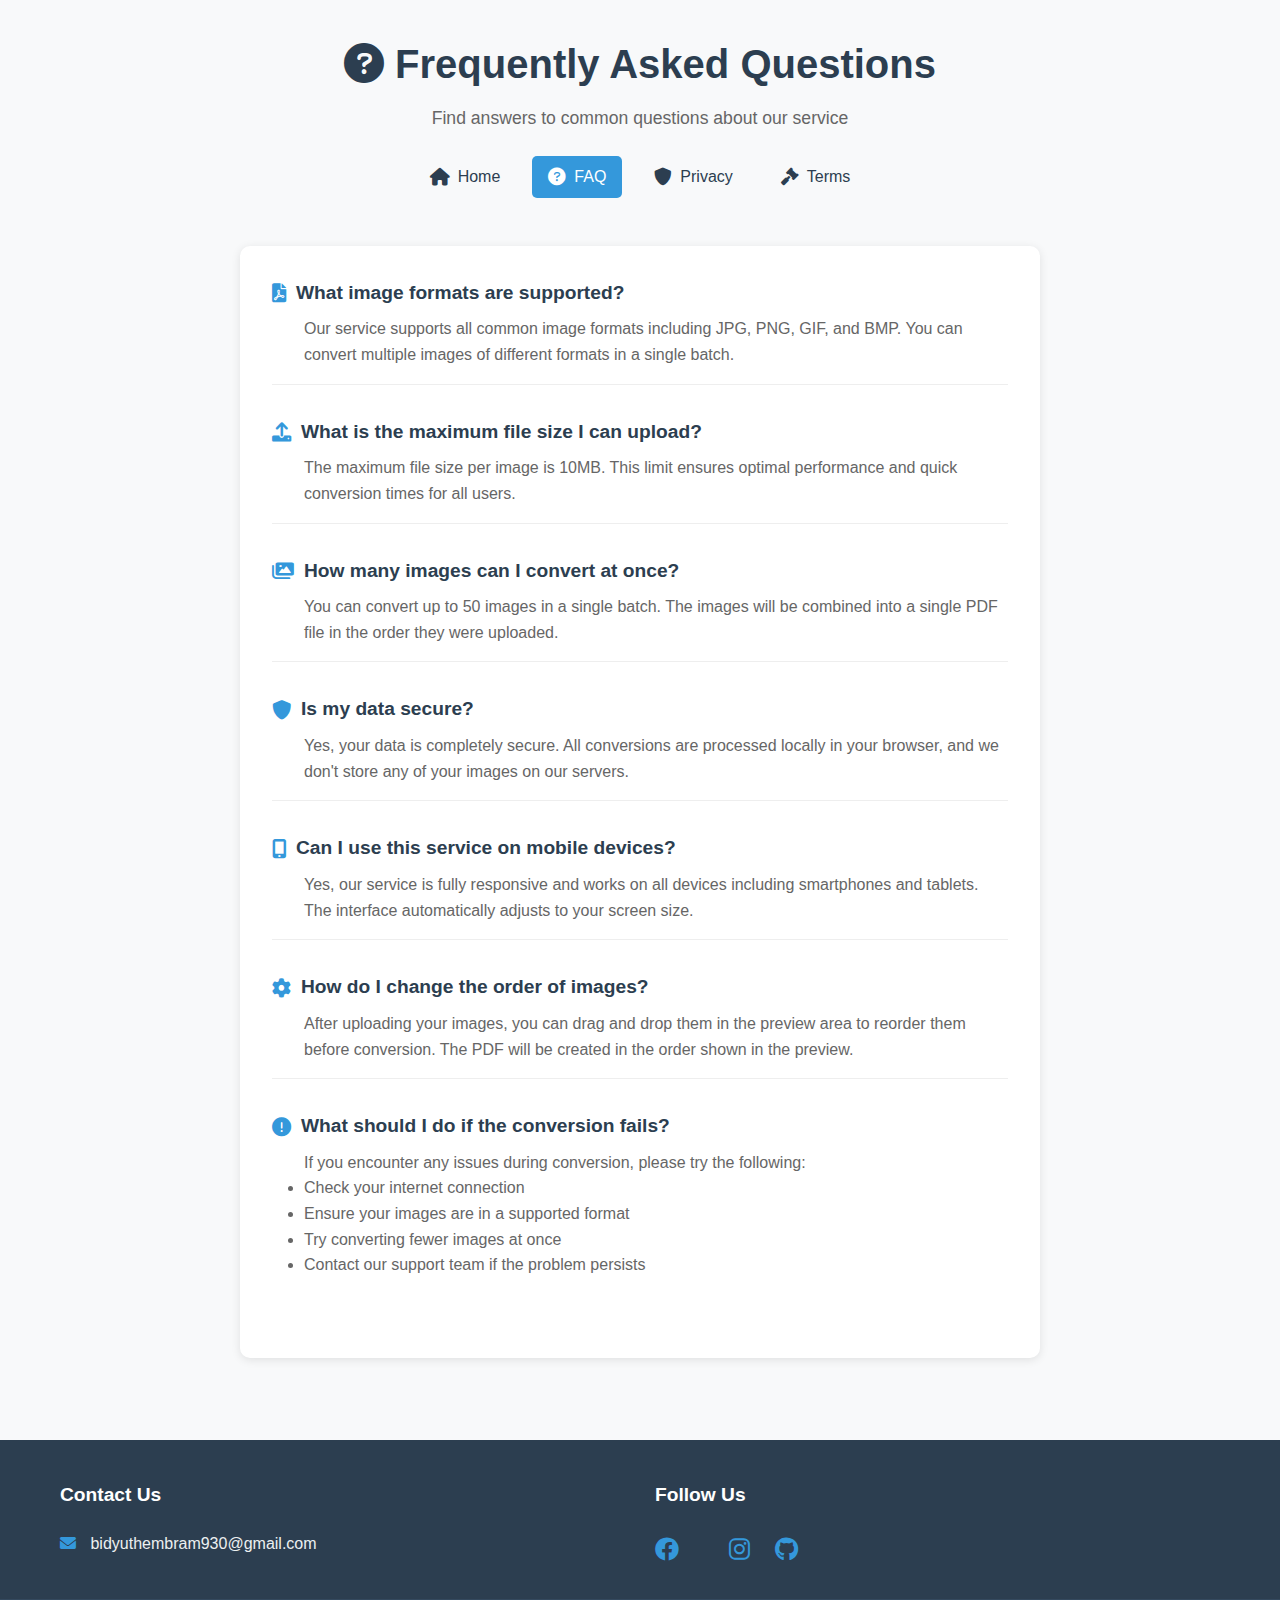
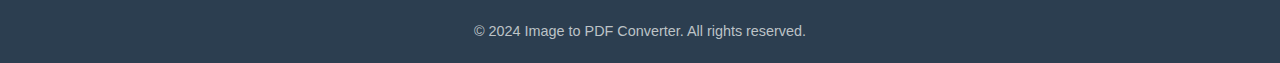
<file: faq.html>
<!DOCTYPE html>
<html lang="en">
<head>
  <meta charset="UTF-8" />
  <meta name="viewport" content="width=device-width, initial-scale=1.0" />
  <title>FAQ - Image to PDF Converter</title>
  <link rel="stylesheet" href="styles.css" />
  <link rel="stylesheet" href="https://cdnjs.cloudflare.com/ajax/libs/font-awesome/6.0.0/css/all.min.css" />
  <style>
    .faq-content {
      max-width: 800px;
      margin: 0 auto;
      padding: 2rem;
      background: white;
      border-radius: 10px;
      box-shadow: 0 2px 10px rgba(0,0,0,0.1);
    }
    .faq-item {
      margin-bottom: 2rem;
      padding-bottom: 1rem;
      border-bottom: 1px solid #eee;
    }
    .faq-item:last-child {
      border-bottom: none;
    }
    .faq-question {
      color: #2c3e50;
      font-size: 1.2rem;
      font-weight: bold;
      margin-bottom: 0.5rem;
      display: flex;
      align-items: center;
    }
    .faq-question i {
      color: #3498db;
      margin-right: 10px;
    }
    .faq-answer {
      color: #666;
      line-height: 1.6;
      padding-left: 2rem;
    }
  </style>
</head>
<body>
  <div class="container">
    <header>
      <h1><i class="fas fa-question-circle"></i> Frequently Asked Questions</h1>
      <p class="subtitle">Find answers to common questions about our service</p>
      <nav class="main-nav">
        <a href="index.html"><i class="fas fa-home"></i> Home</a>
        <a href="faq.html" class="active"><i class="fas fa-question-circle"></i> FAQ</a>
        <a href="privacy-policy.html"><i class="fas fa-shield-alt"></i> Privacy</a>
        <a href="terms.html"><i class="fas fa-gavel"></i> Terms</a>
      </nav>
    </header>

    <div class="faq-content">
      <div class="faq-item">
        <div class="faq-question">
          <i class="fas fa-file-pdf"></i>
          What image formats are supported?
        </div>
        <div class="faq-answer">
          Our service supports all common image formats including JPG, PNG, GIF, and BMP. You can convert multiple images of different formats in a single batch.
        </div>
      </div>

      <div class="faq-item">
        <div class="faq-question">
          <i class="fas fa-upload"></i>
          What is the maximum file size I can upload?
        </div>
        <div class="faq-answer">
          The maximum file size per image is 10MB. This limit ensures optimal performance and quick conversion times for all users.
        </div>
      </div>

      <div class="faq-item">
        <div class="faq-question">
          <i class="fas fa-images"></i>
          How many images can I convert at once?
        </div>
        <div class="faq-answer">
          You can convert up to 50 images in a single batch. The images will be combined into a single PDF file in the order they were uploaded.
        </div>
      </div>

      <div class="faq-item">
        <div class="faq-question">
          <i class="fas fa-shield-alt"></i>
          Is my data secure?
        </div>
        <div class="faq-answer">
          Yes, your data is completely secure. All conversions are processed locally in your browser, and we don't store any of your images on our servers.
        </div>
      </div>

      <div class="faq-item">
        <div class="faq-question">
          <i class="fas fa-mobile-alt"></i>
          Can I use this service on mobile devices?
        </div>
        <div class="faq-answer">
          Yes, our service is fully responsive and works on all devices including smartphones and tablets. The interface automatically adjusts to your screen size.
        </div>
      </div>

      <div class="faq-item">
        <div class="faq-question">
          <i class="fas fa-cog"></i>
          How do I change the order of images?
        </div>
        <div class="faq-answer">
          After uploading your images, you can drag and drop them in the preview area to reorder them before conversion. The PDF will be created in the order shown in the preview.
        </div>
      </div>

      <div class="faq-item">
        <div class="faq-question">
          <i class="fas fa-exclamation-circle"></i>
          What should I do if the conversion fails?
        </div>
        <div class="faq-answer">
          If you encounter any issues during conversion, please try the following:
          <ul>
            <li>Check your internet connection</li>
            <li>Ensure your images are in a supported format</li>
            <li>Try converting fewer images at once</li>
            <li>Contact our support team if the problem persists</li>
          </ul>
        </div>
      </div>
    </div>
  </div>

  <footer class="footer">
    <div class="footer-content">
      <div class="footer-section">
        <h3>Contact Us</h3>
        <p><i class="fas fa-envelope"></i> bidyuthembram930@gmail.com</p>
      </div>
      <div class="footer-section">
        <h3>Follow Us</h3>
        <div class="social-links">
          <a href="https://www.facebook.com/iambidyut69" target="_blank"><i class="fab fa-facebook"></i></a>
          <a href="https://x.com/bidyut6t9" target="_blank"><i class="fab fa-twitter-x"></i></a>
          <a href="https://www.instagram.com/bidyut6t9" target="_blank"><i class="fab fa-instagram"></i></a>
          <a href="https://github.com/bidyut6t9" target="_blank"><i class="fab fa-github"></i></a>
        </div>
      </div>
    </div>
    <div class="footer-bottom">
      <p>&copy; 2024 Image to PDF Converter. All rights reserved.</p>
    </div>
  </footer>
</body>
</html>
</file>
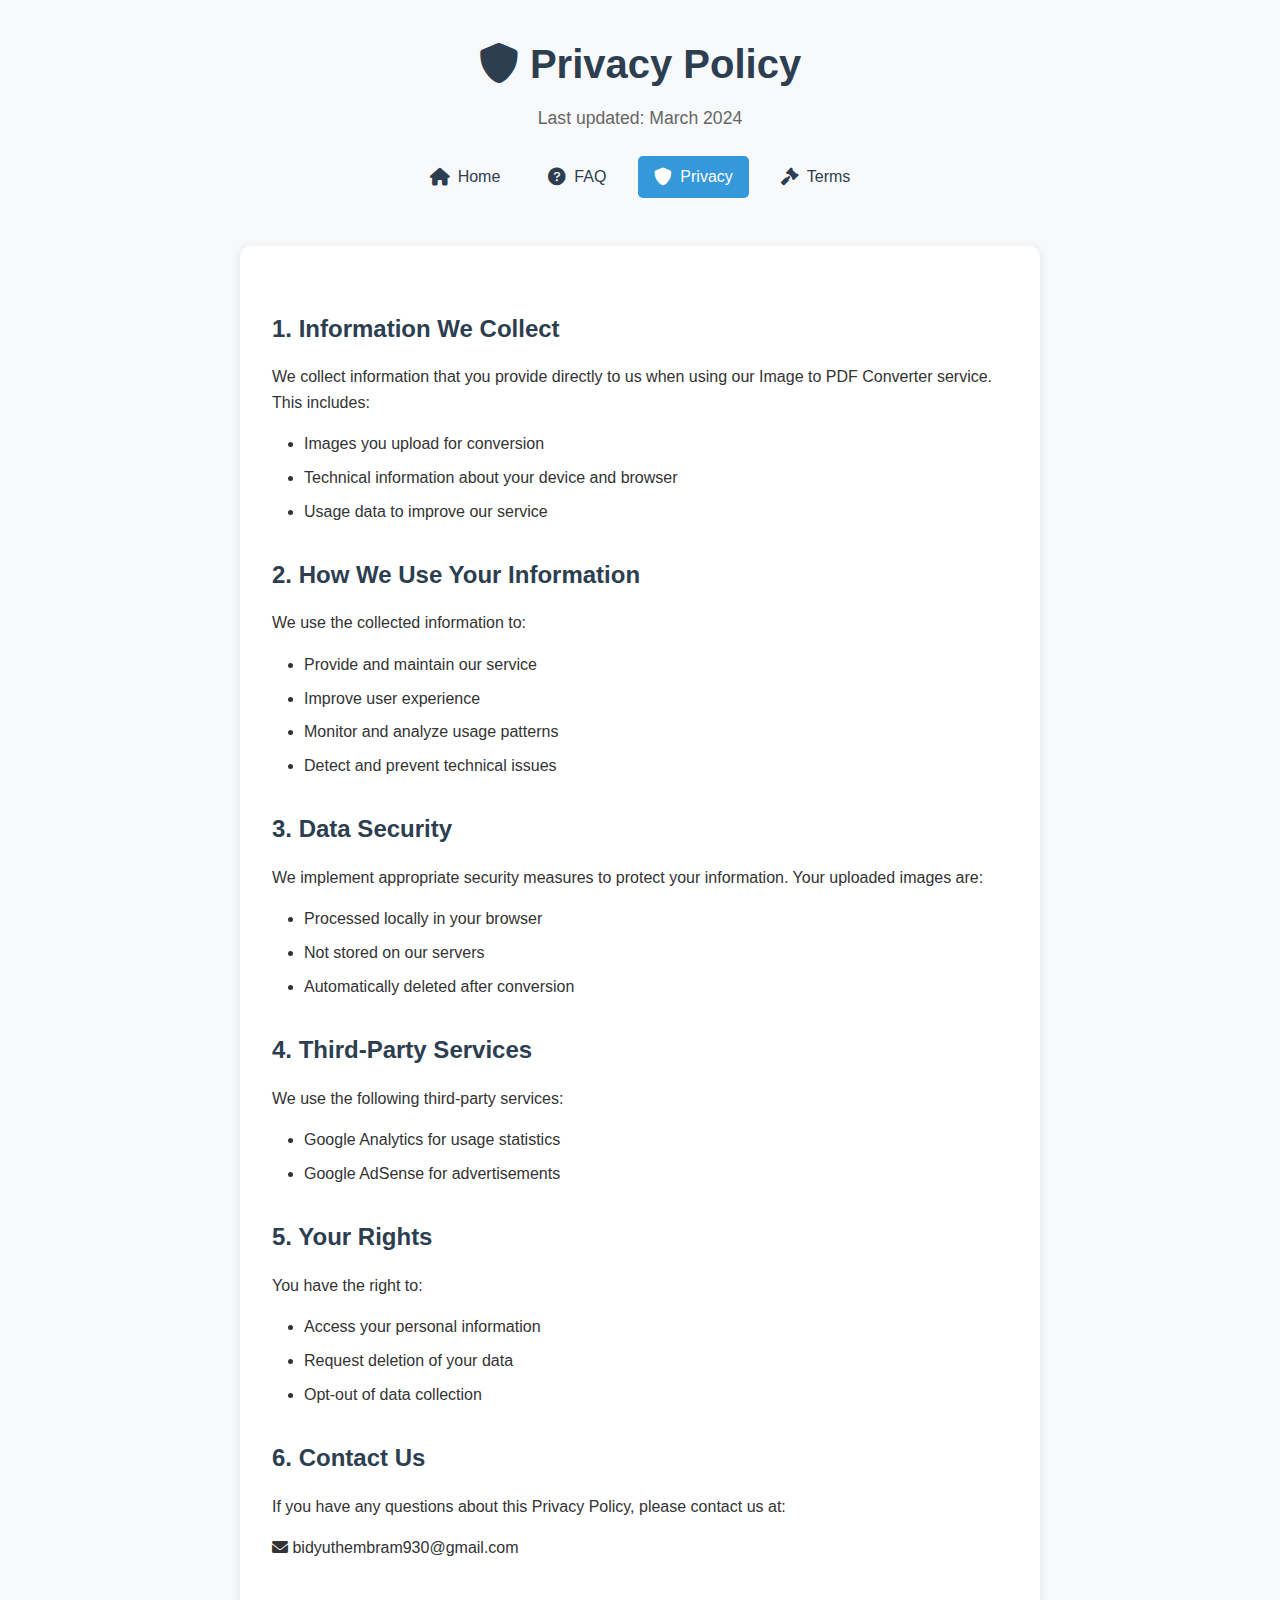
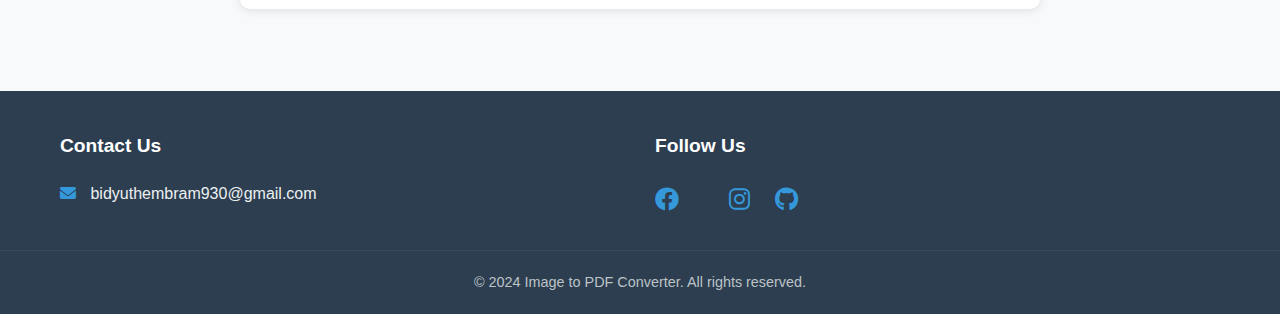
<file: privacy-policy.html>
<!DOCTYPE html>
<html lang="en">
<head>
  <meta charset="UTF-8" />
  <meta name="viewport" content="width=device-width, initial-scale=1.0" />
  <title>Privacy Policy - Image to PDF Converter</title>
  <link rel="stylesheet" href="styles.css" />
  <link rel="stylesheet" href="https://cdnjs.cloudflare.com/ajax/libs/font-awesome/6.0.0/css/all.min.css" />
  <style>
    .policy-content {
      max-width: 800px;
      margin: 0 auto;
      padding: 2rem;
      background: white;
      border-radius: 10px;
      box-shadow: 0 2px 10px rgba(0,0,0,0.1);
    }
    .policy-content h2 {
      color: #2c3e50;
      margin: 2rem 0 1rem;
    }
    .policy-content p {
      margin-bottom: 1rem;
      line-height: 1.6;
    }
    .policy-content ul {
      margin: 1rem 0;
      padding-left: 2rem;
    }
    .policy-content li {
      margin-bottom: 0.5rem;
    }
  </style>
</head>
<body>
  <div class="container">
    <header>
      <h1><i class="fas fa-shield-alt"></i> Privacy Policy</h1>
      <p class="subtitle">Last updated: March 2024</p>
      <nav class="main-nav">
        <a href="index.html"><i class="fas fa-home"></i> Home</a>
        <a href="faq.html"><i class="fas fa-question-circle"></i> FAQ</a>
        <a href="privacy-policy.html" class="active"><i class="fas fa-shield-alt"></i> Privacy</a>
        <a href="terms.html"><i class="fas fa-gavel"></i> Terms</a>
      </nav>
    </header>

    <div class="policy-content">
      <h2>1. Information We Collect</h2>
      <p>We collect information that you provide directly to us when using our Image to PDF Converter service. This includes:</p>
      <ul>
        <li>Images you upload for conversion</li>
        <li>Technical information about your device and browser</li>
        <li>Usage data to improve our service</li>
      </ul>

      <h2>2. How We Use Your Information</h2>
      <p>We use the collected information to:</p>
      <ul>
        <li>Provide and maintain our service</li>
        <li>Improve user experience</li>
        <li>Monitor and analyze usage patterns</li>
        <li>Detect and prevent technical issues</li>
      </ul>

      <h2>3. Data Security</h2>
      <p>We implement appropriate security measures to protect your information. Your uploaded images are:</p>
      <ul>
        <li>Processed locally in your browser</li>
        <li>Not stored on our servers</li>
        <li>Automatically deleted after conversion</li>
      </ul>

      <h2>4. Third-Party Services</h2>
      <p>We use the following third-party services:</p>
      <ul>
        <li>Google Analytics for usage statistics</li>
        <li>Google AdSense for advertisements</li>
      </ul>

      <h2>5. Your Rights</h2>
      <p>You have the right to:</p>
      <ul>
        <li>Access your personal information</li>
        <li>Request deletion of your data</li>
        <li>Opt-out of data collection</li>
      </ul>

      <h2>6. Contact Us</h2>
      <p>If you have any questions about this Privacy Policy, please contact us at:</p>
      <p><i class="fas fa-envelope"></i> bidyuthembram930@gmail.com</p>
    </div>
  </div>

  <footer class="footer">
    <div class="footer-content">
      <div class="footer-section">
        <h3>Contact Us</h3>
        <p><i class="fas fa-envelope"></i> bidyuthembram930@gmail.com</p>
      </div>
      <div class="footer-section">
        <h3>Follow Us</h3>
        <div class="social-links">
          <a href="https://www.facebook.com/iambidyut69" target="_blank"><i class="fab fa-facebook"></i></a>
          <a href="https://x.com/bidyut6t9" target="_blank"><i class="fab fa-twitter-x"></i></a>
          <a href="https://www.instagram.com/bidyut6t9" target="_blank"><i class="fab fa-instagram"></i></a>
          <a href="https://github.com/bidyut6t9" target="_blank"><i class="fab fa-github"></i></a>
        </div>
      </div>
    </div>
    <div class="footer-bottom">
      <p>&copy; 2024 Image to PDF Converter. All rights reserved.</p>
    </div>
  </footer>
</body>
</html>
</file>
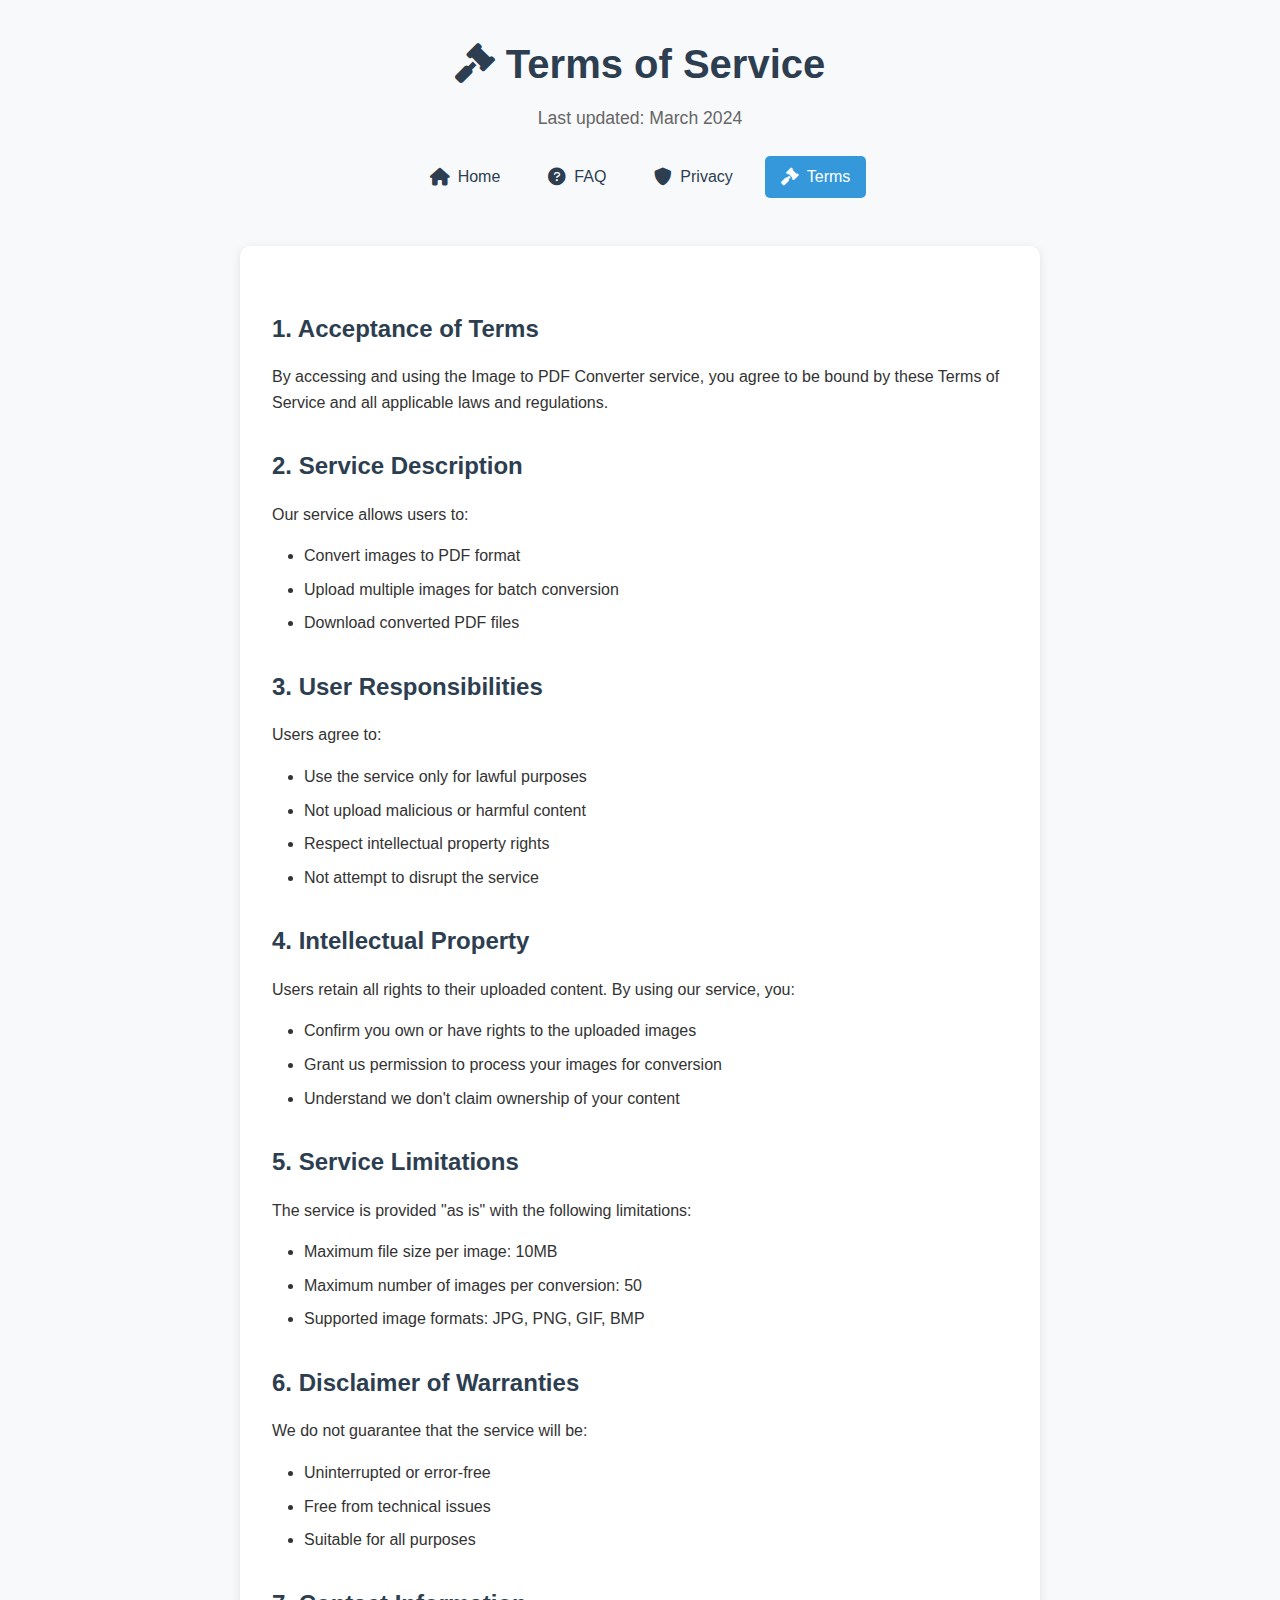
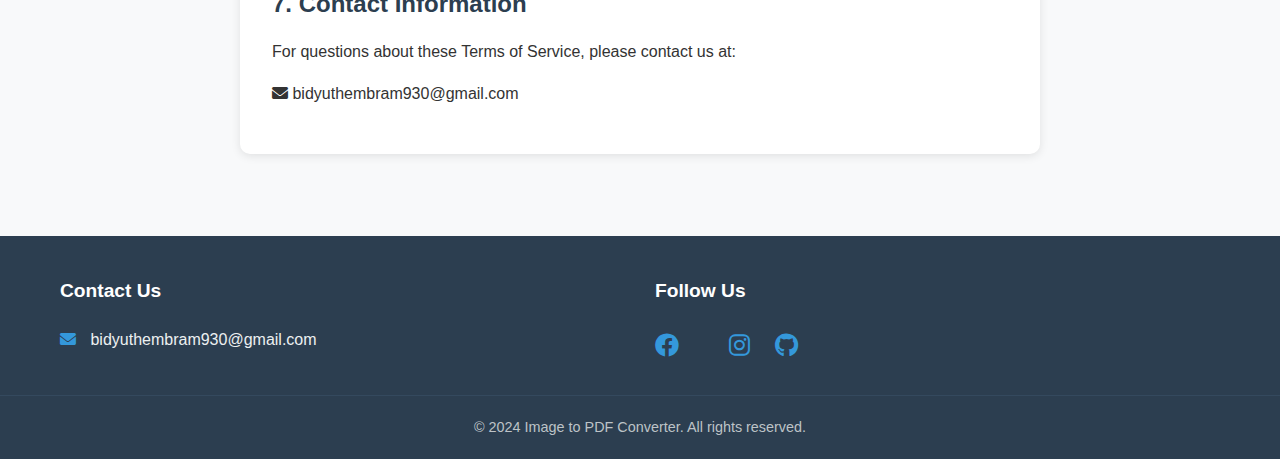
<file: terms.html>
<!DOCTYPE html>
<html lang="en">
<head>
  <meta charset="UTF-8" />
  <meta name="viewport" content="width=device-width, initial-scale=1.0" />
  <title>Terms of Service - Image to PDF Converter</title>
  <link rel="stylesheet" href="styles.css" />
  <link rel="stylesheet" href="https://cdnjs.cloudflare.com/ajax/libs/font-awesome/6.0.0/css/all.min.css" />
  <style>
    .terms-content {
      max-width: 800px;
      margin: 0 auto;
      padding: 2rem;
      background: white;
      border-radius: 10px;
      box-shadow: 0 2px 10px rgba(0,0,0,0.1);
    }
    .terms-content h2 {
      color: #2c3e50;
      margin: 2rem 0 1rem;
    }
    .terms-content p {
      margin-bottom: 1rem;
      line-height: 1.6;
    }
    .terms-content ul {
      margin: 1rem 0;
      padding-left: 2rem;
    }
    .terms-content li {
      margin-bottom: 0.5rem;
    }
  </style>
</head>
<body>
  <div class="container">
    <header>
      <h1><i class="fas fa-gavel"></i> Terms of Service</h1>
      <p class="subtitle">Last updated: March 2024</p>
      <nav class="main-nav">
        <a href="index.html"><i class="fas fa-home"></i> Home</a>
        <a href="faq.html"><i class="fas fa-question-circle"></i> FAQ</a>
        <a href="privacy-policy.html"><i class="fas fa-shield-alt"></i> Privacy</a>
        <a href="terms.html" class="active"><i class="fas fa-gavel"></i> Terms</a>
      </nav>
    </header>

    <div class="terms-content">
      <h2>1. Acceptance of Terms</h2>
      <p>By accessing and using the Image to PDF Converter service, you agree to be bound by these Terms of Service and all applicable laws and regulations.</p>

      <h2>2. Service Description</h2>
      <p>Our service allows users to:</p>
      <ul>
        <li>Convert images to PDF format</li>
        <li>Upload multiple images for batch conversion</li>
        <li>Download converted PDF files</li>
      </ul>

      <h2>3. User Responsibilities</h2>
      <p>Users agree to:</p>
      <ul>
        <li>Use the service only for lawful purposes</li>
        <li>Not upload malicious or harmful content</li>
        <li>Respect intellectual property rights</li>
        <li>Not attempt to disrupt the service</li>
      </ul>

      <h2>4. Intellectual Property</h2>
      <p>Users retain all rights to their uploaded content. By using our service, you:</p>
      <ul>
        <li>Confirm you own or have rights to the uploaded images</li>
        <li>Grant us permission to process your images for conversion</li>
        <li>Understand we don't claim ownership of your content</li>
      </ul>

      <h2>5. Service Limitations</h2>
      <p>The service is provided "as is" with the following limitations:</p>
      <ul>
        <li>Maximum file size per image: 10MB</li>
        <li>Maximum number of images per conversion: 50</li>
        <li>Supported image formats: JPG, PNG, GIF, BMP</li>
      </ul>

      <h2>6. Disclaimer of Warranties</h2>
      <p>We do not guarantee that the service will be:</p>
      <ul>
        <li>Uninterrupted or error-free</li>
        <li>Free from technical issues</li>
        <li>Suitable for all purposes</li>
      </ul>

      <h2>7. Contact Information</h2>
      <p>For questions about these Terms of Service, please contact us at:</p>
      <p><i class="fas fa-envelope"></i> bidyuthembram930@gmail.com</p>
    </div>
  </div>

  <footer class="footer">
    <div class="footer-content">
      <div class="footer-section">
        <h3>Contact Us</h3>
        <p><i class="fas fa-envelope"></i> bidyuthembram930@gmail.com</p>
      </div>
      <div class="footer-section">
        <h3>Follow Us</h3>
        <div class="social-links">
          <a href="https://www.facebook.com/iambidyut69" target="_blank"><i class="fab fa-facebook"></i></a>
          <a href="https://x.com/bidyut6t9" target="_blank"><i class="fab fa-twitter-x"></i></a>
          <a href="https://www.instagram.com/bidyut6t9" target="_blank"><i class="fab fa-instagram"></i></a>
          <a href="https://github.com/bidyut6t9" target="_blank"><i class="fab fa-github"></i></a>
        </div>
      </div>
    </div>
    <div class="footer-bottom">
      <p>&copy; 2024 Image to PDF Converter. All rights reserved.</p>
    </div>
  </footer>
</body>
</html>
</file>
<file: styles.css>
* {
  margin: 0;
  padding: 0;
  box-sizing: border-box;
}

@keyframes fadeIn {
  from { opacity: 0; transform: translateY(20px); }
  to { opacity: 1; transform: translateY(0); }
}

@keyframes pulse {
  0% { transform: scale(1); }
  50% { transform: scale(1.05); }
  100% { transform: scale(1); }
}

@keyframes spin {
  to { transform: rotate(360deg); }
}

body {
  font-family: 'Segoe UI', Tahoma, Geneva, Verdana, sans-serif;
  line-height: 1.6;
  background-color: #f8f9fa;
  color: #333;
  min-height: 100vh;
}

.container {
  max-width: 1200px;
  margin: 0 auto;
  padding: 2rem;
  animation: fadeIn 0.5s ease-out;
}

header {
  text-align: center;
  margin-bottom: 3rem;
}

h1 {
  font-size: 2.5rem;
  color: #2c3e50;
  margin-bottom: 0.5rem;
}

.subtitle {
  color: #666;
  font-size: 1.1rem;
}

.upload-area {
  background-color: #fff;
  border: 2px dashed #3498db;
  border-radius: 10px;
  padding: 3rem 2rem;
  text-align: center;
  margin-bottom: 2rem;
  transition: all 0.3s ease;
  cursor: pointer;
  position: relative;
}

.upload-area.drag-over {
  background-color: #e3f2fd;
  border-color: #2196f3;
  animation: pulse 1s infinite;
}

.upload-area:hover {
  border-color: #2980b9;
  background-color: #f7f9fc;
}

.upload-area i {
  font-size: 3rem;
  color: #3498db;
  margin-bottom: 1rem;
}

.upload-btn {
  display: inline-block;
  background-color: #3498db;
  color: white;
  padding: 0.8rem 1.5rem;
  border-radius: 5px;
  cursor: pointer;
  margin-top: 1rem;
  transition: all 0.3s ease;
}

.upload-btn:hover {
  background-color: #2980b9;
  transform: translateY(-2px);
  box-shadow: 0 4px 8px rgba(0,0,0,0.1);
}

.preview-container {
  display: grid;
  grid-template-columns: repeat(auto-fill, minmax(200px, 1fr));
  gap: 1rem;
  margin: 2rem 0;
}

.preview-item {
  position: relative;
  animation: fadeIn 0.3s ease-out;
}

.preview-item .remove-btn {
  position: absolute;
  top: -10px;
  right: -10px;
  background: #e74c3c;
  color: white;
  border: none;
  border-radius: 50%;
  width: 25px;
  height: 25px;
  cursor: pointer;
  display: flex;
  align-items: center;
  justify-content: center;
  opacity: 0;
  transition: opacity 0.3s ease;
}

.preview-item:hover .remove-btn {
  opacity: 1;
}

.preview-container img {
  width: 100%;
  height: 200px;
  object-fit: cover;
  border-radius: 8px;
  box-shadow: 0 2px 5px rgba(0,0,0,0.1);
  transition: all 0.3s ease;
}

.preview-container img:hover {
  transform: scale(1.05);
  box-shadow: 0 4px 10px rgba(0,0,0,0.2);
}

.convert-btn {
  display: block;
  width: 100%;
  max-width: 300px;
  margin: 2rem auto;
  padding: 1rem 2rem;
  background-color: #2ecc71;
  color: white;
  border: none;
  border-radius: 5px;
  font-size: 1.1rem;
  cursor: pointer;
  transition: all 0.3s ease;
  position: relative;
  overflow: hidden;
}

.convert-btn:hover {
  background-color: #27ae60;
  transform: translateY(-2px);
  box-shadow: 0 4px 8px rgba(0,0,0,0.1);
}

.convert-btn:disabled {
  background-color: #95a5a6;
  cursor: not-allowed;
  transform: none;
}

.convert-btn i {
  margin-right: 0.5rem;
}

.loading {
  position: relative;
  pointer-events: none;
}

.loading::after {
  content: '';
  position: absolute;
  width: 20px;
  height: 20px;
  top: 50%;
  left: 50%;
  margin: -10px 0 0 -10px;
  border: 3px solid rgba(255,255,255,0.3);
  border-top-color: white;
  border-radius: 50%;
  animation: spin 1s linear infinite;
}

.toast {
  position: fixed;
  bottom: 20px;
  right: 20px;
  background: #2c3e50;
  color: white;
  padding: 1rem 2rem;
  border-radius: 5px;
  box-shadow: 0 4px 12px rgba(0,0,0,0.15);
  transform: translateY(100px);
  opacity: 0;
  transition: all 0.3s ease;
}

.toast.show {
  transform: translateY(0);
  opacity: 1;
}

/* Responsive Design */
@media (max-width: 768px) {
  .container {
    padding: 1rem;
  }

  h1 {
    font-size: 2rem;
  }

  .upload-area {
    padding: 2rem 1rem;
  }

  .preview-container {
    grid-template-columns: repeat(auto-fill, minmax(150px, 1fr));
  }

  .preview-container img {
    height: 150px;
  }
}

@media (max-width: 480px) {
  h1 {
    font-size: 1.5rem;
  }

  .subtitle {
    font-size: 1rem;
  }

  .preview-container {
    grid-template-columns: repeat(auto-fill, minmax(120px, 1fr));
  }

  .preview-container img {
    height: 120px;
  }
}

/* Footer Styles */
.footer {
  background-color: #2c3e50;
  color: #fff;
  padding: 40px 0 20px;
  margin-top: 50px;
}

.footer-content {
  max-width: 1200px;
  margin: 0 auto;
  display: grid;
  grid-template-columns: repeat(auto-fit, minmax(250px, 1fr));
  gap: 30px;
  padding: 0 20px;
}

.footer-section h3 {
  color: #fff;
  margin-bottom: 20px;
  font-size: 1.2rem;
}

.footer-section p {
  margin: 10px 0;
  color: #ecf0f1;
}

.footer-section i {
  margin-right: 10px;
  color: #3498db;
}

.social-links {
  display: flex;
  gap: 15px;
}

.social-links a {
  color: #fff;
  font-size: 1.5rem;
  transition: color 0.3s ease;
}

.social-links a:hover {
  color: #3498db;
}

.footer-section ul {
  list-style: none;
  padding: 0;
}

.footer-section ul li {
  margin: 10px 0;
}

.footer-section ul li a {
  color: #ecf0f1;
  text-decoration: none;
  transition: color 0.3s ease;
}

.footer-section ul li a:hover {
  color: #3498db;
}

.footer-bottom {
  text-align: center;
  margin-top: 30px;
  padding-top: 20px;
  border-top: 1px solid #34495e;
}

.footer-bottom p {
  color: #bdc3c7;
  font-size: 0.9rem;
}

@media (max-width: 768px) {
  .footer-content {
    grid-template-columns: 1fr;
    text-align: center;
  }

  .social-links {
    justify-content: center;
  }
}

/* Main Navigation Styles */
.main-nav {
  margin: 1.5rem 0;
  display: flex;
  justify-content: center;
  gap: 1rem;
  flex-wrap: wrap;
}

.main-nav a {
  color: #2c3e50;
  text-decoration: none;
  padding: 0.5rem 1rem;
  border-radius: 5px;
  transition: all 0.3s ease;
  display: flex;
  align-items: center;
  gap: 0.5rem;
}

.main-nav a:hover {
  background-color: #f0f2f5;
  color: #3498db;
}

.main-nav a.active {
  background-color: #3498db;
  color: white;
}

.main-nav a i {
  font-size: 1.1rem;
}

@media (max-width: 480px) {
  .main-nav {
    flex-direction: column;
    align-items: center;
  }
  
  .main-nav a {
    width: 100%;
    text-align: center;
    justify-content: center;
  }
}
</file>
